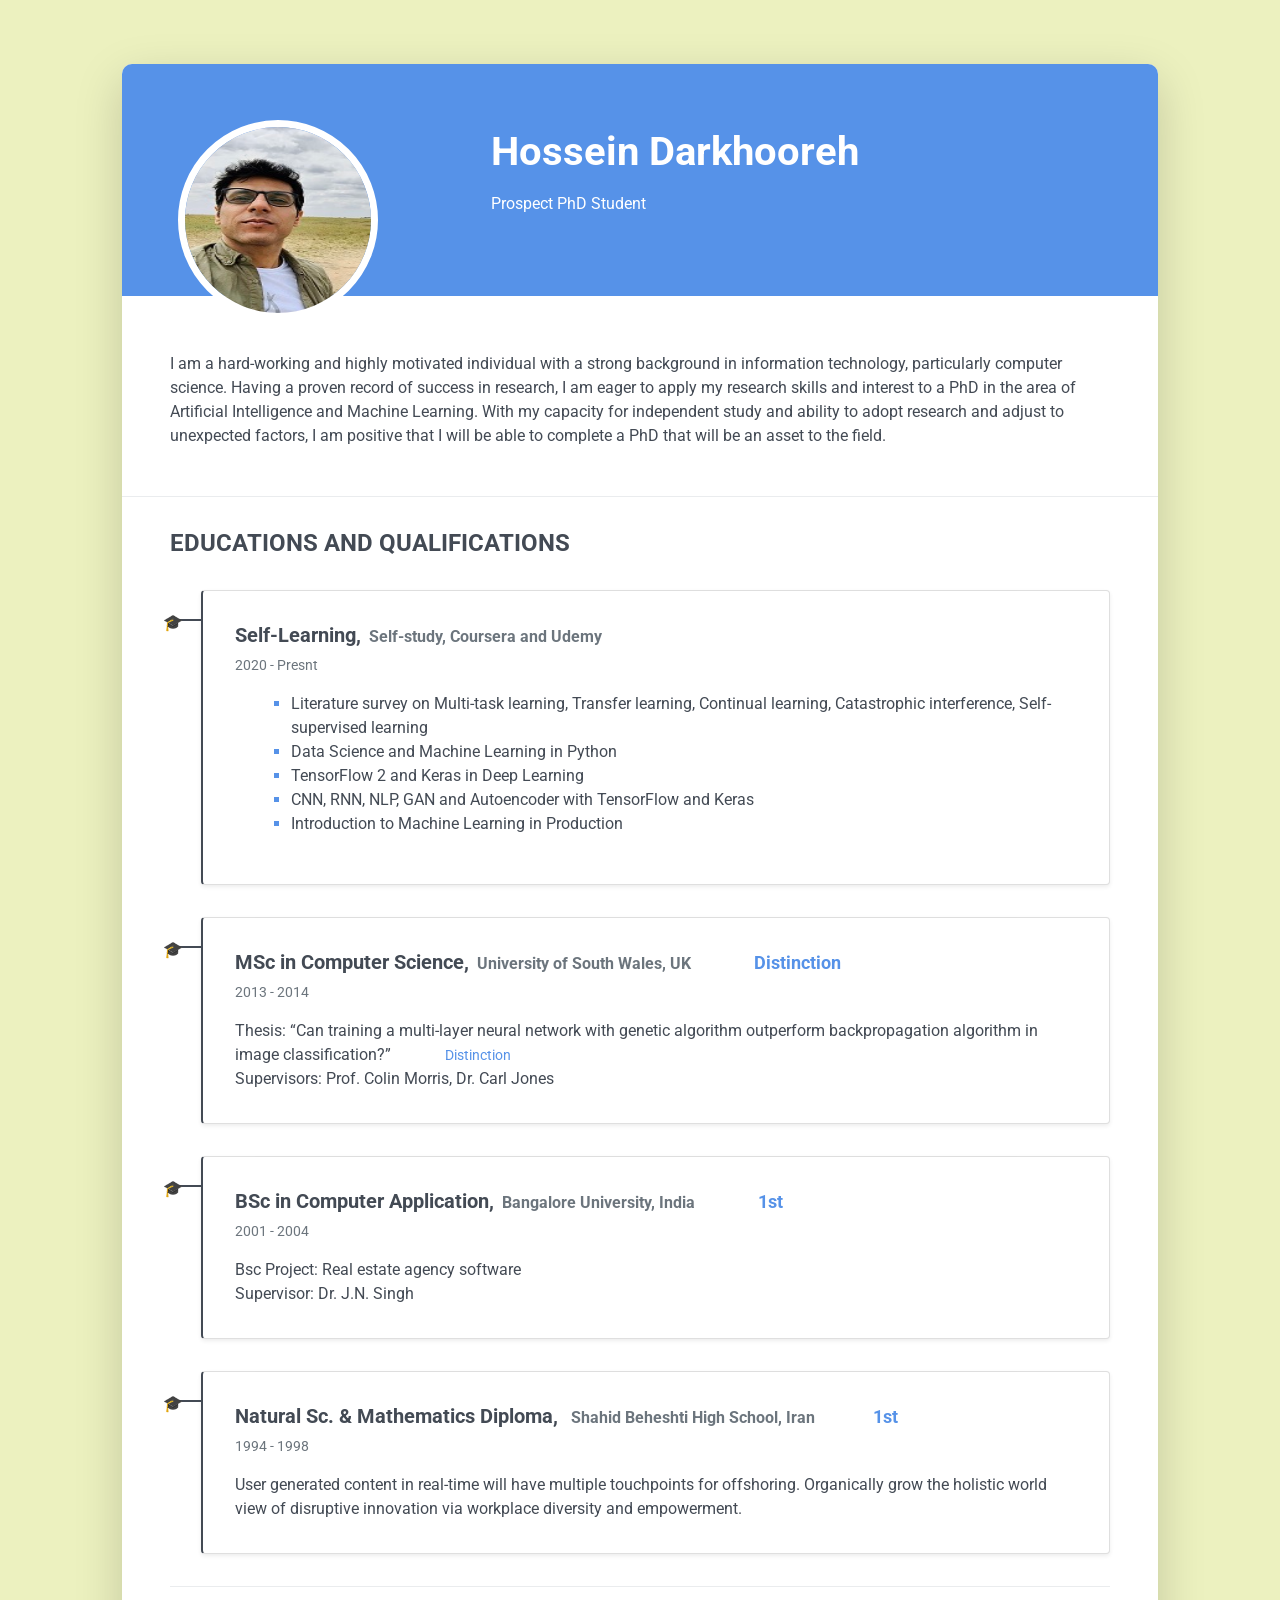
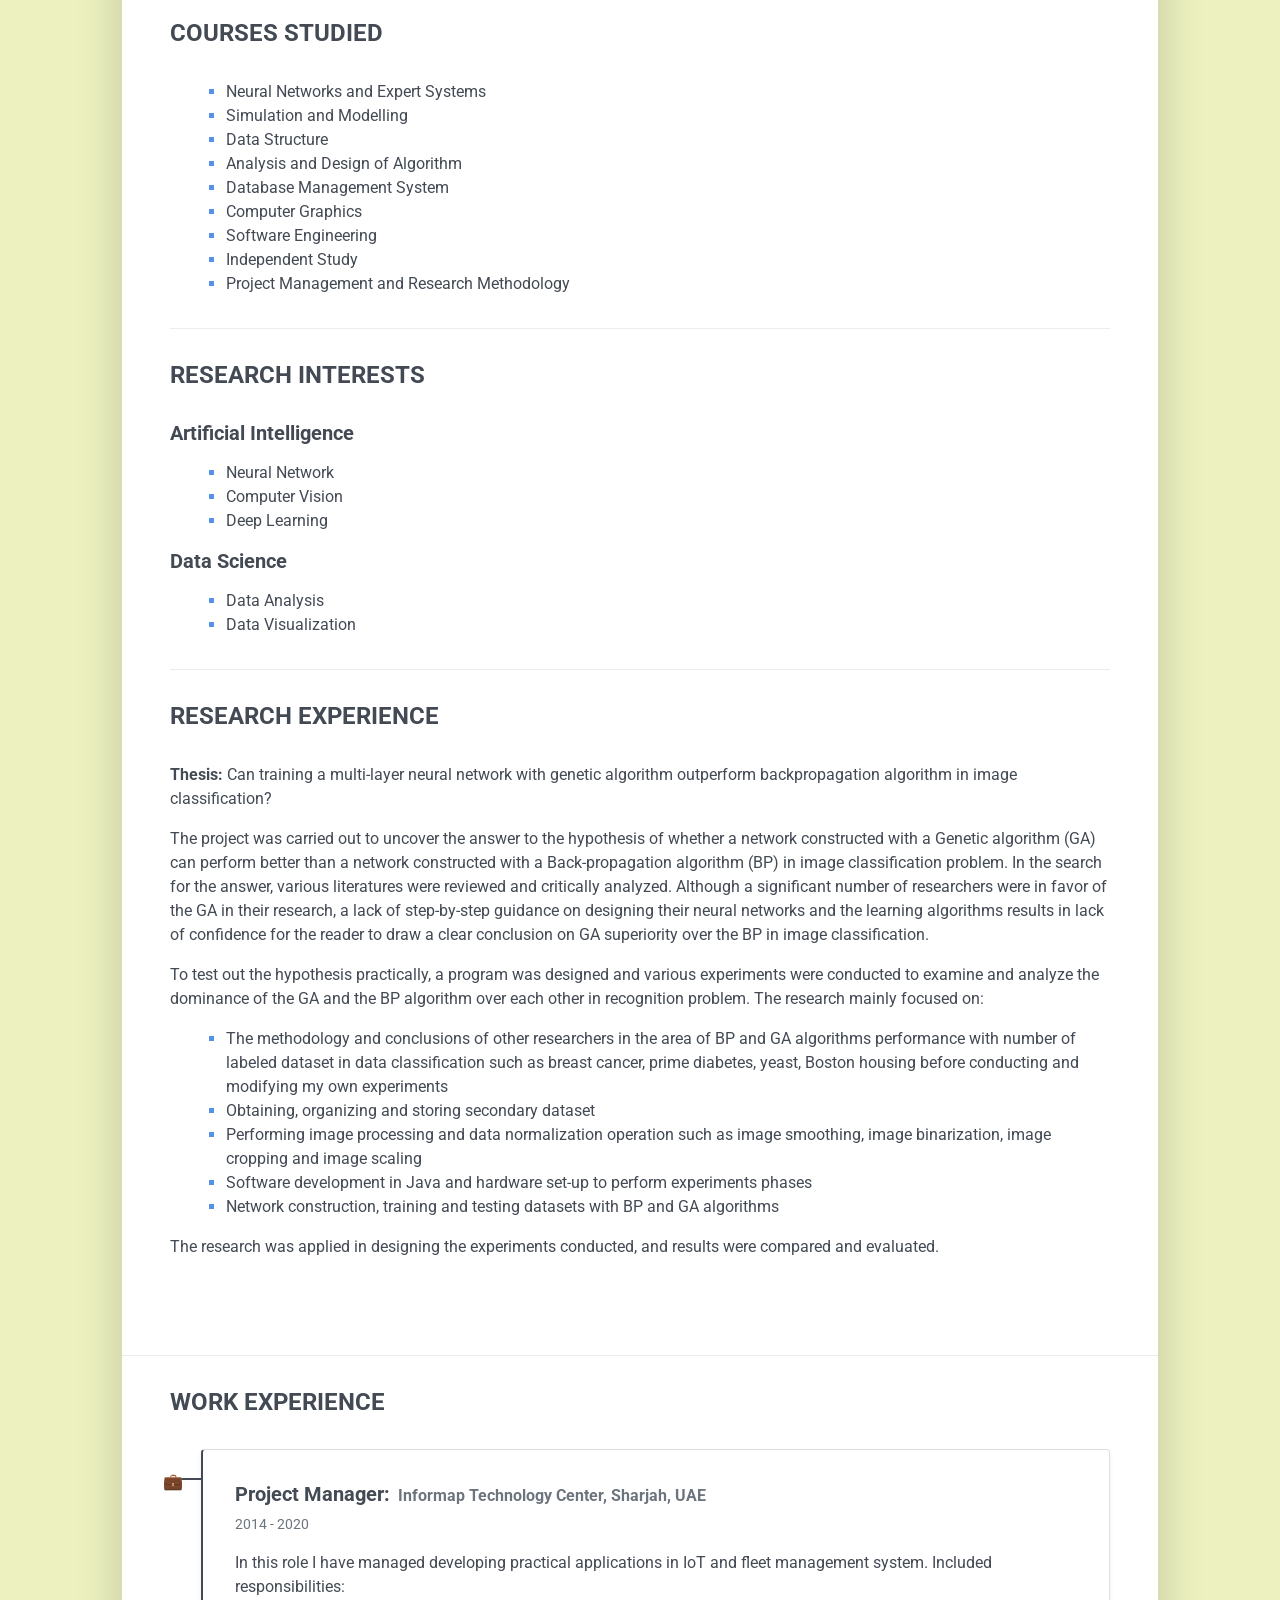
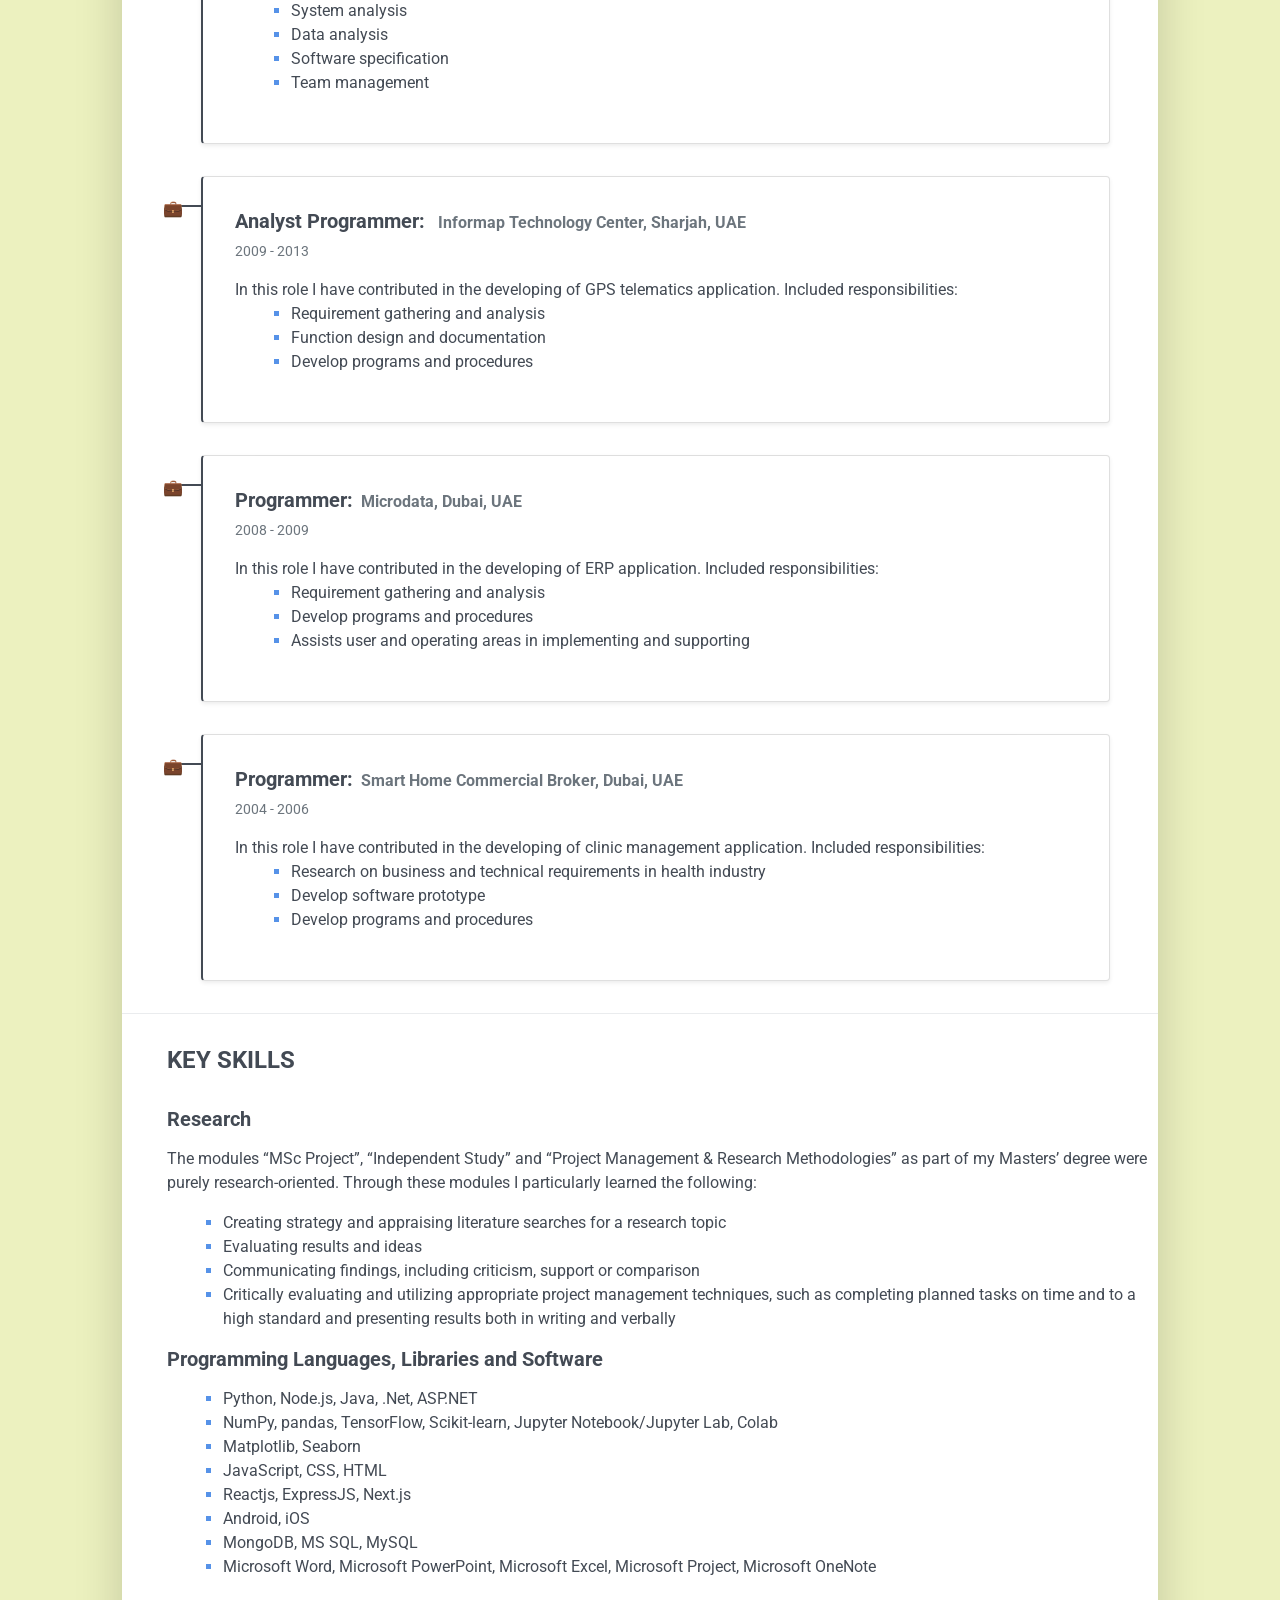
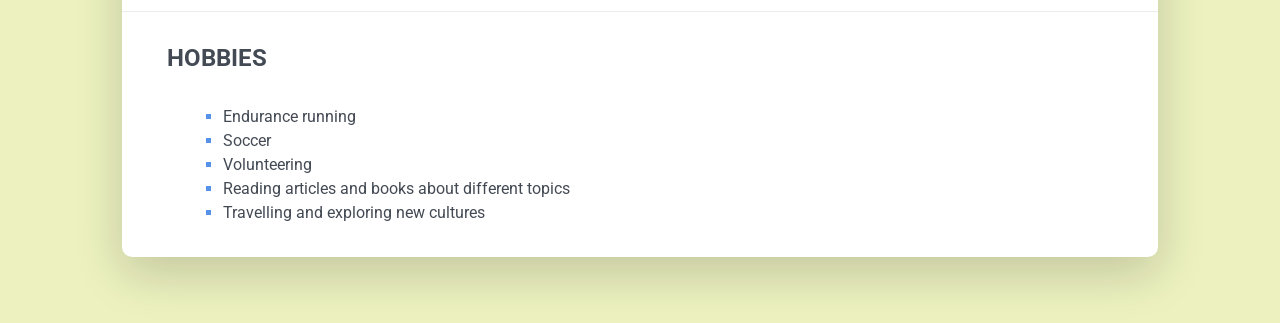
<file: index.html>
<!DOCTYPE html>
<html lang="en">
  <head>
    <meta http-equiv="Content-Type" content="text/html; charset=utf-8" />

    <meta http-equiv="X-UA-Compatible" content="IE=edge,chrome=1" />
    <title>Prospect PhD Student, Academic CV</title>
    <meta name="author" content="Hossein Darkhooreh" />
    <meta name="description" content="Academic CV" />
    <meta name="keywords" content="CV, academic, research" />
    <meta name="viewport" content="width=device-width, initial-scale=1.0" />
    <link
      rel="preconnect"
      href="https://fonts.gstatic.com"
      crossorigin="anonymous"
    />
    <link
      rel="preload"
      as="style"
      href="https://fonts.googleapis.com/css2?family=Roboto:wght@300;400;500;700&amp;display=swap"
    />
    <link
      rel="stylesheet"
      href="https://fonts.googleapis.com/css2?family=Roboto:wght@300;400;500;700&amp;display=swap"
      media="print"
      onload="this.media='all'"
    />
    <noscript>
      <link
        rel="stylesheet"
        href="https://fonts.googleapis.com/css2?family=Roboto:wght@300;400;500;700&amp;display=swap"
      />
    </noscript>
    <link rel="stylesheet" href="css/bootstrap.min.css?ver=1.2.0" />

    <link rel="stylesheet" type="text/css" href="css/responsive.css" />
    <link rel="stylesheet" type="text/css" href="css/main.css" />
    <link rel="shortcut icon" type="image/x-icon" href="favicon.ico" />
  </head>

  <body>
    <header class="py-3"></header>
    <div class="page-content">
      <div class="container">
        <div class="cover shadow-lg bg-white">
          <div class="cover-bg p-3 p-lg-4 text-white">
            <div class="row">
              <div class="col-lg-4 col-md-4">
                <div class="p-1">
                  <img
                    class="avatar"
                    src="images/hossein-darkhooreh.jpg"
                    alt="hossein darkhooreh photo"
                  />
                </div>
              </div>
              <div class="col-lg-8 col-md-8 text-center text-md-start">
                <h1 class="h1 mt-2">Hossein Darkhooreh</h1>
                <p>Prospect PhD Student</p>
              </div>
            </div>
          </div>

          <div class="section1 pt-4 px-3 px-lg-4 mt-1">
            <div class="row">
              <div class="col-md-12">
                <p>
                  I am a hard-working and highly motivated individual with a
                  strong background in information technology, particularly
                  computer science. Having a proven record of success in
                  research, I am eager to apply my research skills and interest
                  to a PhD in the area of Artificial Intelligence and Machine
                  Learning. With my capacity for independent study and ability
                  to adopt research and adjust to unexpected factors, I am
                  positive that I will be able to complete a PhD that will be an
                  asset to the field.
                </p>
              </div>
            </div>
          </div>

          <hr class="d-print-none" />
          <div class="page-break"></div>

          <div class="section2 px-3 px-lg-4 pb-4">
            <h2 class="h4 mb-3">EDUCATIONS AND QUALIFICATIONS</h2>


         
            <div class="timeline-card-education card shadow-sm">
              <div class="card-body">
                <div class="h5 mb-1">
                  Self-Learning,<span class="text-muted h6"
                  >&nbsp Self-study, Coursera and Udemy</span>
                  </div>
                <div class="text-muted text-small mb-2">2020 - Presnt</div>
                <div>
                  <ul>
                    <li><span>Literature survey on Multi-task learning, Transfer learning, Continual learning,
                       Catastrophic interference, Self-supervised learning</span></li>
                    <li><span>Data Science and Machine Learning in Python</span></li>
                    <li><span>TensorFlow 2 and Keras in Deep Learning</span></li>
                    <li><span>CNN, RNN, NLP, GAN and Autoencoder with TensorFlow and Keras</span></li>                
                    <li><span>Introduction to Machine Learning in Production</span></li>
                    </ul>
                </div>
                </div>
            </div>
           
           

            <div class="timeline-card-education card shadow-sm">
              <div class="card-body">
                <div class="h5 mb-1">
                  MSc in Computer Science,<span class="text-muted h6"
                    >&nbsp University of South Wales, UK</span
                  >
                  <small>&nbsp Distinction</small>
                </div>
                <div class="text-muted text-small mb-2">2013 - 2014</div>
                <div>
                  Thesis: “Can training a multi-layer neural network with genetic algorithm 
                  outperform backpropagation algorithm in image classification?” <small>Distinction</small>
                </div>
                <div>Supervisors: Prof. Colin Morris, Dr. Carl Jones</div>
              </div>
            </div>


            <div class="timeline-card-education card shadow-sm">
              <div class="card-body">
                <div class="h5 mb-1">
                  BSc in Computer Application,<span class="text-muted h6"
                    >&nbsp Bangalore University, India</span
                  >
                  <small>&nbsp 1st</small>
                </div>
                <div class="text-muted text-small mb-2">2001 - 2004</div>
                <div>Bsc Project: Real estate agency software</div>
                <div>Supervisor: Dr. J.N. Singh</div>
              </div>
            </div>

            <div class="timeline-card-education card shadow-sm">
              <div class="card-body">
                <div class="h5 mb-1">
                  Natural Sc. & Mathematics Diploma,
                  <span class="text-muted h6"
                    >&nbsp Shahid Beheshti High School, Iran</span
                  ><small>&nbsp 1st</small>
                </div>
                <div class="text-muted text-small mb-2">1994 - 1998</div>
                <div>
                  User generated content in real-time will have multiple
                  touchpoints for offshoring. Organically grow the holistic
                  world view of disruptive innovation via workplace diversity
                  and empowerment.
                </div>
              </div>
            </div>

           

            <hr class="d-print-none" />
            <div class="h4 mb-3">COURSES STUDIED</div>
            <ul>
              <li><span>Neural Networks and Expert Systems</span></li>
              <li><span>Simulation and Modelling</span></li>
              <li><span>Data Structure</span></li>
              <li><span>Analysis and Design of Algorithm</span></li>
              <li><span>Database Management System</span></li>
              <li><span>Computer Graphics</span></li>
              <li><span>Software Engineering</span></li>
              <li><span>Independent Study</span></li>
              <li><span>Project Management and Research Methodology</span></li>
            </ul>

         


            <hr class="d-print-none" />
            <div class="h4 mb-3 mt-3">RESEARCH INTERESTS</div>
            <div class="h5 mb-2">Artificial Intelligence</div>
            <ul>
              <li><span>Neural Network</span></li>
              <li><span>Computer Vision</span></li>
              <li><span>Deep Learning</span></li>
            </ul>

            <div class="h5 mb-2">Data Science</div>
            <ul>
              <li><span>Data Analysis</span></li>
              <li><span>Data Visualization</span></li>
            </ul>

            <hr class="d-print-none" />
            <div class="h4 mb-3 mt-3">RESEARCH EXPERIENCE</div>
            <div class="mb-2">
              <strong>Thesis:</strong> Can training a multi-layer neural network with genetic 
              algorithm outperform backpropagation algorithm in image classification?
            </div>
            <p>
              The project was carried out to uncover the answer to the hypothesis of whether a network 
              constructed with a Genetic algorithm (GA) can perform better than a network constructed with 
              a Back-propagation algorithm (BP) in image classification problem. In the search for the answer,
              various literatures were reviewed and critically analyzed. Although a significant number of 
              researchers were in favor of the GA in their research, a lack of step-by-step guidance on 
              designing their neural networks and the learning algorithms results in lack of confidence for 
              the reader to draw a clear conclusion on GA superiority over the BP in image classification.


            </p>
            <p>
              To test out the hypothesis practically, a program was designed and various experiments were 
              conducted to examine and analyze the dominance of the GA and the BP algorithm over each other 
              in recognition problem. The research mainly focused on:

            </p>

            <ul>
              <li>
                <span
                  >The methodology and conclusions of other researchers in the area of BP and GA algorithms
                  performance with number of labeled dataset in data classification such as breast cancer, 
                  prime diabetes, yeast, Boston housing before conducting and modifying my own experiments</span
                >
              </li>
              <li>
                <span>Obtaining, organizing and storing secondary dataset</span>
              </li>
              <li>
                <span
                  >Performing image processing and data normalization operation
                  such as image smoothing, image binarization, image cropping and
                  image scaling</span
                >
              </li>
              <li>
                <span
                  >Software development in Java and hardware set-up to perform
                  experiments phases</span
                >
              </li>
              <li>
                <span
                  >Network construction, training and testing datasets with BP
                  and GA algorithms</span
                >
              </li>
            </ul>

            <p class="mt-2">
              The research was applied in designing the experiments conducted,
              and results were compared and evaluated.
            </p>
          </div>

          <hr class="d-print-none" />
          <div class="section2 px-3 px-lg-4">
            <h2 class="h4 mb-3">WORK EXPERIENCE</h2>

            <div class="timeline-card-work card shadow-sm">
              <div class="card-body">
                <div class="h5 mb-1">
                  Project Manager:<span class="text-muted h6"
                    >&nbsp Informap Technology Center, Sharjah, UAE</span
                  >
                </div>
                <div class="text-muted text-small mb-2">2014 - 2020</div>
                <div>
                  In this role I have managed developing practical applications
                  in IoT and fleet management system. Included responsibilities:
                </div>
                <ul>
                  <li><span>System analysis</span></li>
                  <li><span>Data analysis</span></li>
                  <li><span>Software specification</span></li>
                  <li><span>Team management</span></li>
                </ul>
              </div>
            </div>

            <div class="timeline-card-work card shadow-sm">
              <div class="card-body">
                <div class="h5 mb-1">
                  Analyst Programmer:
                  <span class="text-muted h6"
                    >&nbsp Informap Technology Center, Sharjah, UAE</span
                  >
                </div>
                <div class="text-muted text-small mb-2">2009 - 2013</div>
                <div>
                  In this role I have contributed in the developing of GPS
                  telematics application. Included responsibilities:
                </div>
                <ul>
                  <li><span>Requirement gathering and analysis</span></li>
                  <li><span>Function design and documentation</span></li>
                  <li><span>Develop programs and procedures</span></li>
                </ul>
              </div>
            </div>

            <div class="timeline-card-work card shadow-sm">
              <div class="card-body">
                <div class="h5 mb-1">
                  Programmer:<span class="text-muted h6"
                    >&nbsp Microdata, Dubai, UAE</span
                  >
                </div>
                <div class="text-muted text-small mb-2">2008 - 2009</div>
                <div>
                  In this role I have contributed in the developing of ERP
                  application. Included responsibilities:
                </div>

                <ul>
                  <li><span>Requirement gathering and analysis</span></li>
                  <li><span>Develop programs and procedures</span></li>
                  <li>
                    <span
                      >Assists user and operating areas in implementing and
                      supporting</span
                    >
                  </li>
                </ul>
              </div>
            </div>

            <div class="timeline-card-work card shadow-sm">
              <div class="card-body">
                <div class="h5 mb-1">
                  Programmer:<span class="text-muted h6"
                    >&nbsp Smart Home Commercial Broker, Dubai, UAE</span
                  >
                </div>
                <div class="text-muted text-small mb-2">2004 - 2006</div>
                <div>
                  In this role I have contributed in the developing of clinic
                  management application. Included responsibilities:
                </div>
                <ul>
                  <li>
                    <span
                      >Research on business and technical requirements in health
                      industry</span
                    >
                  </li>
                  <li><span>Develop software prototype</span></li>
                  <li><span>Develop programs and procedures</span></li>
                </ul>
              </div>
            </div>
          </div>

          <hr class="d-print-none" />
          <div>
            <div class="h4 mb-3 mt-3" style="margin-left: 45px">KEY SKILLS</div>
            <div class="h5 mb-2" style="margin-left: 45px">Research</div>
            <p class="mt-2" style="margin-left: 45px">
              The modules “MSc Project”, “Independent Study” and “Project
              Management & Research Methodologies” as part of my Masters’ degree
              were purely research-oriented. Through these modules I
              particularly learned the following:
            </p>
            <ul style="margin-left: 45px">
              <li>
                <span
                  >Creating strategy and appraising literature searches for a research topic</span
                >
              </li>
              <li><span>Evaluating results and ideas</span></li>
              <li>
                <span
                  >Communicating findings, including criticism, support or
                  comparison</span
                >
              </li>
              <li>
                <span
                  >Critically evaluating and utilizing appropriate project management techniques, such as 
                  completing planned tasks on time and to a high standard and presenting results both in 
                  writing and verbally</span
                >
              </li>
            </ul>
            <div class="h5 mb-2" style="margin-left: 45px">
              Programming Languages, Libraries and Software
            </div>
            <ul style="margin-left: 45px">
              <li><span>Python, Node.js, Java, .Net, ASP.NET</span></li>
              <li>
                <span
                  >NumPy, pandas, TensorFlow, Scikit-learn, Jupyter Notebook/Jupyter Lab, Colab</span
                >
              </li>
              <li><span>Matplotlib, Seaborn</span></li>
              <li><span>JavaScript, CSS, HTML</span></li>
              <li><span>Reactjs, ExpressJS, Next.js</span></li>

              <li><span>Android, iOS</span></li>
              <li><span>MongoDB, MS SQL, MySQL</span></li>
              <li>
                <span
                  >Microsoft Word, Microsoft PowerPoint, Microsoft Excel,
                  Microsoft Project, Microsoft OneNote</span
                >
              </li>
            </ul>
          </div>

          <hr class="d-print-none" />
          <div>
            <div class="h4 mb-3 mt-3" style="margin-left: 45px">HOBBIES</div>

            <ul class="pb-3" style="margin-left: 45px">
              <li><span>Endurance running</span></li>
              <li><span>Soccer</span></li>
              <li><span>Volunteering</span></li>
              <li>
                <span>Reading articles and books about different topics</span>
              </li>
              <li><span>Travelling and exploring new cultures</span></li>
            </ul>
          </div>
        </div>
      </div>
    </div>

    <footer class="d-print-none"></footer>
  </body>
</html>
</file>
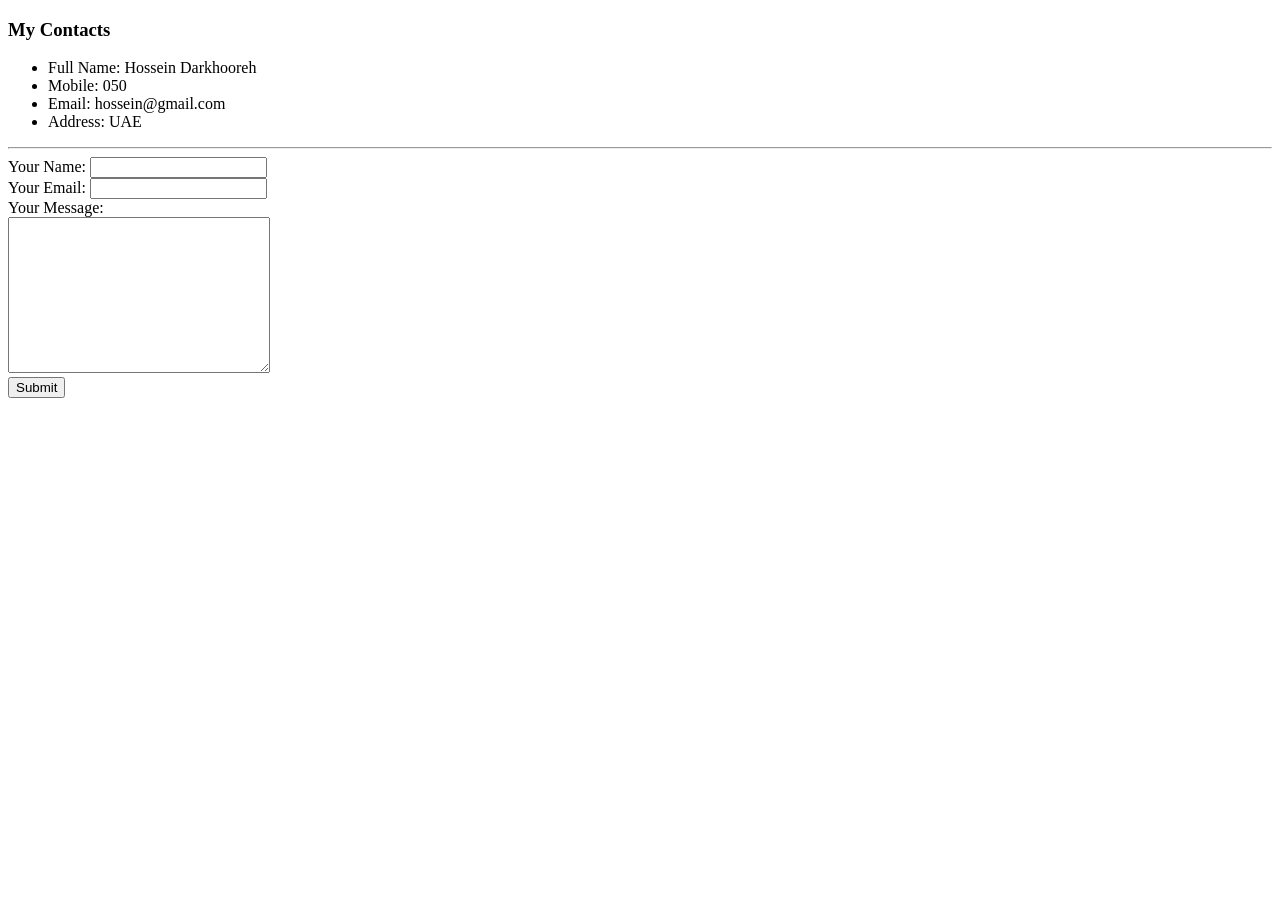
<file: contacts.html>
<!DOCTYPE html>
<html lang="en">
  <head>
    <meta charset="UTF-8" />
    <meta name="viewport" content="width=device-width, initial-scale=1.0" />
    <title>My Contacts</title>
  </head>
  <body>
    <h3>My Contacts</h3>
    <ul>
      <li>Full Name: Hossein Darkhooreh</li>
      <li>
        Mobile: 050
      </li>
      <li>Email: hossein@gmail.com</li>
      <li>Address: UAE</li>
    </ul>
    <hr />
    <form action="index.html" method="post">
      <label for="name">Your Name:</label>
      <input type="text" />
      <br />
      <label for="email">Your Email:</label>
      <input type="email" name="email" id="email" />
      <br />
      <label for="message">Your Message:</label>
      <br />
      <textarea name="" id="" cols="30" rows="10"></textarea>
      <br />
      <input type="submit" value="Submit" />
    </form>
  </body>
</html>
</file>
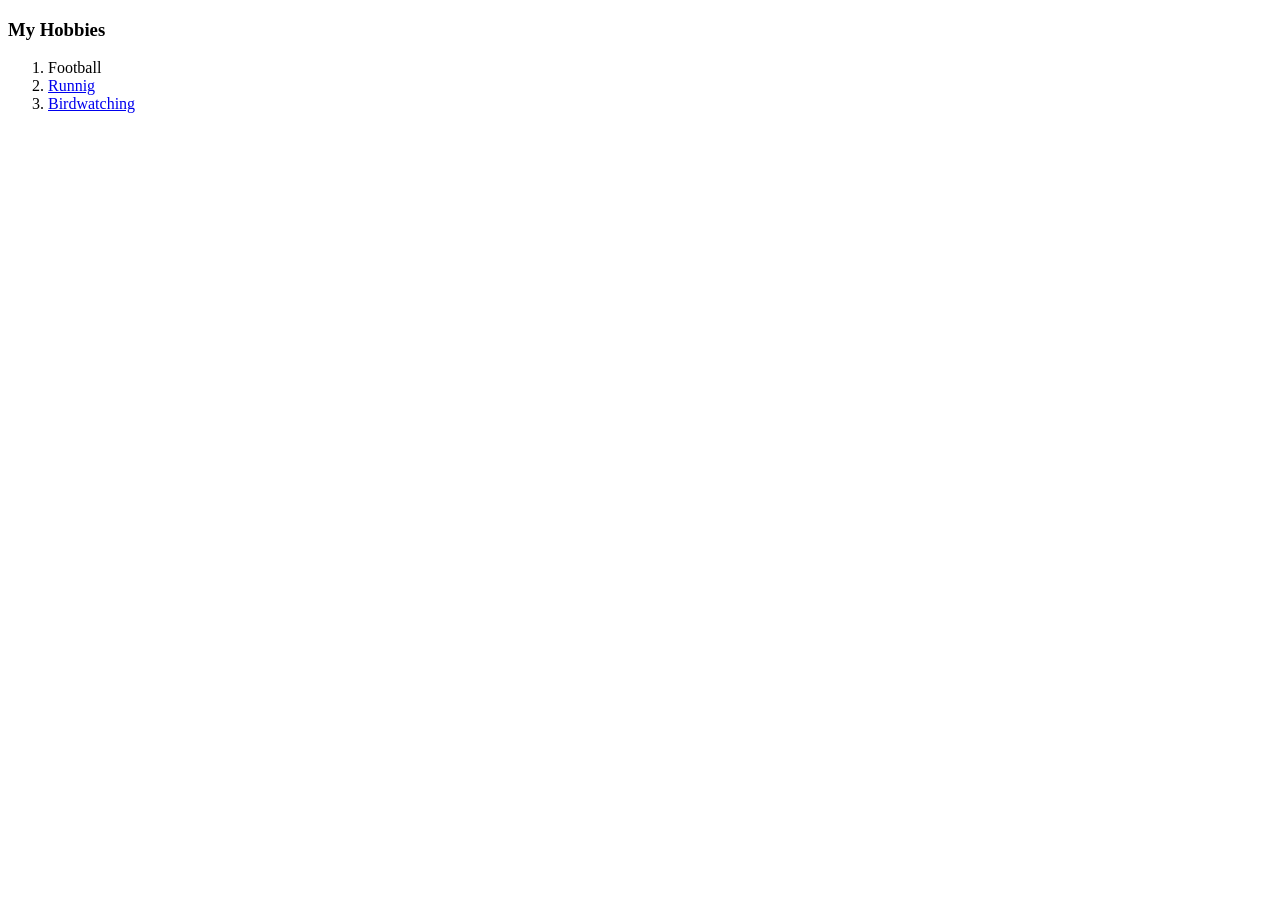
<file: hobbies.html>
<!DOCTYPE html>
<html lang="en">
  <head>
    <meta charset="UTF-8" />
    <meta name="viewport" content="width=device-width, initial-scale=1.0" />
    <title>My Hobbies</title>
  </head>
  <body>
    <h3>My Hobbies</h3>
    <ol>
      <li>Football</li>
      <li><a href="https://www.runnersworld.com/running-tips/">Runnig</a></li>
      <li>
        <a href="https://www.grammarly.com/blog/traveling/">Birdwatching</a>
      </li>
    </ol>
  </body>
</html>
</file>
<file: css/responsive.css>
@media only screen and (max-width: 740px) {
  h1 {
    font-size: 4.5em;
  }
  h3 {
    font-size: 2.2em;
  }
  h2 {
    display: block;
    text-align: center;
  }
  #info {
    float: none;
    display: block;
    text-align: center;
  }
  #photo {
    float: none;
    display: block;
    text-align: center;
  }
  #w {
    padding: 20px 15px;
  }
  p {
    padding: 0;
  }
}

@media only screen and (max-width: 570px) {
  ul li {
    display: inline-block;
    padding-left: 15px;
    width: 140px;
    background-position: -5px 0px;
    margin-right: 6px;
    line-height: 1.7em;
  }
  #skills-left,
  skills-right {
    margin-bottom: 15px;
  }
}

@media only screen and (max-width: 480px) {
  ul li {
    width: 120px;
  }
  #w {
    margin: 0 20px;
  }
}

@media only screen and (max-width: 320px) {
  #w {
    margin: 0 10px;
  }
}

@media screen and (max-device-width: 480px) {
  ul li {
    width: 150px;
  }
}
</file>
<file: css/main.css>
small {
  color: #5692e8;
  margin-left: 50px;
}

ul {
  display: block;
  list-style: square;
}
ul li {
  margin-left: 1.5rem;
  color: #5692e8;
}

li span {
  color: #434a54;
}

.timeline {
  border-left: 2px solid #e6e9ed;
  padding: 1rem 0;
}

.timeline-card-education {
  position: relative;
  margin-left: 31px;
  border-left: 2px solid;
  margin-bottom: 2rem;
}

.timeline-card-work {
  position: relative;
  margin-left: 31px;
  border-left: 2px solid;
  margin-bottom: 2rem;
}

.timeline-card-education:before {
  content: "🎓";
  position: absolute;
  top: 20px;
  left: -40px;

  z-index: 2;
}

.timeline-card-education:after {
  content: "";
  position: absolute;
  background-color: currentColor;
  width: 28px;
  height: 2px;
  top: 28px;
  left: -29px;
  z-index: 1;
}

.timeline-card-work:before {
  content: "💼";
  position: absolute;
  top: 20px;
  left: -40px;

  z-index: 2;
}

.timeline-card-work:after {
  content: "";
  position: absolute;
  background-color: currentColor;
  width: 28px;
  height: 2px;
  top: 28px;
  left: -29px;
  z-index: 1;
}

html {
  scroll-behavior: smooth;
}

.site-title {
  font-size: 1.25rem;
  line-height: 2.5rem;
}

.cover {
  border-radius: 10px;
}

.cover-bg {
  background-color: #5692e8;
  border-radius: 10px 10px 0 0;
}

.circle-img {
  max-width: 150px;
  max-height: 210px;
  margin-top: 10px;
  text-align: center;
  margin-left: auto;
  margin-right: auto;
}

.avatar {
  border-radius: 50%;
  border: 7px solid #fff;
  width: 200px;
  height: 200px;
}

@media (min-width: 768px) {
  .avatar {
    margin-bottom: -80px;
    margin-left: 0;
  }
}

@media print {
  body {
    background-color: #fff;
  }

  .container {
    width: auto;
    max-width: 100%;
    padding: 0;
  }
  .cover,
  .cover-bg {
    border-radius: 0;
  }
  .cover.shadow-lg {
    box-shadow: none !important;
  }
  .cover-bg {
    padding: 5rem !important;
    padding-bottom: 10px !important;
  }

  .section1 {
    padding: 6.5rem 5rem 2rem !important;
  }
  .section2 {
    padding: 1.5rem 5rem 2rem !important;
  }
  .page-break {
    padding-top: 5rem;
    page-break-before: always;
  }
}

footer {
  position: relative;
  top: auto;
  width: 100%;
  display: block;
  padding-top: 50px;
}
</file>
